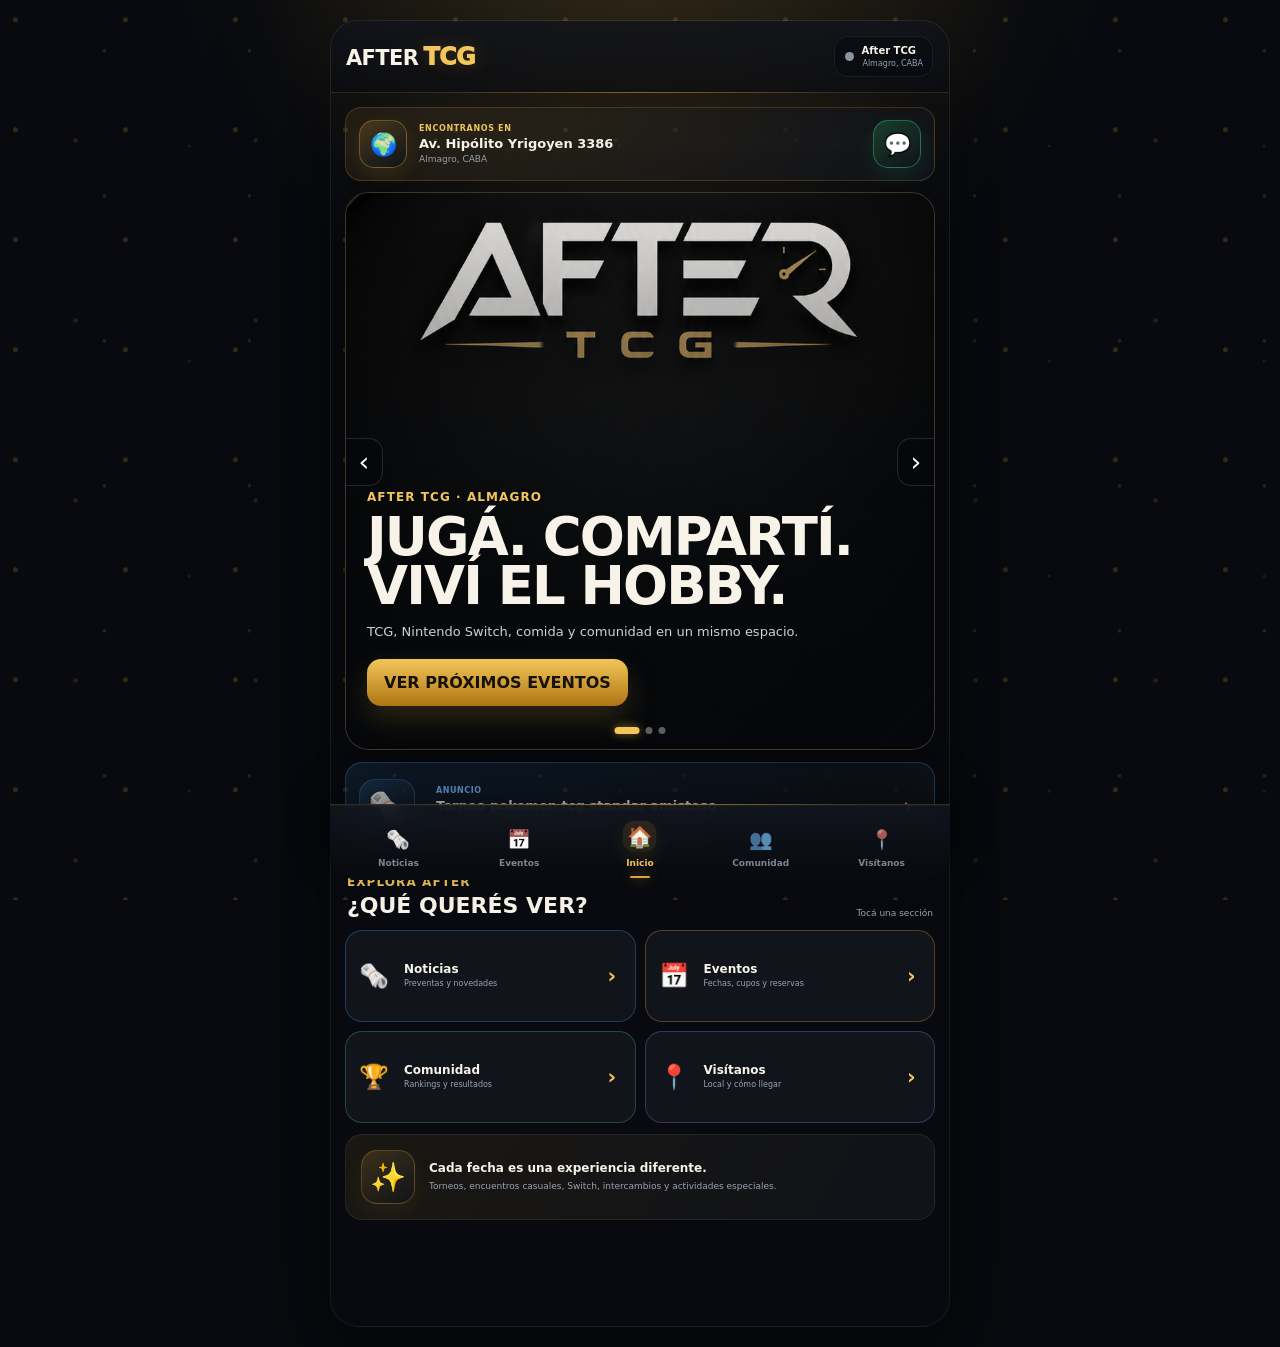
<file: index.html>
<!doctype html>
<html lang="es">
<head>
  <meta charset="utf-8">
  <meta name="viewport" content="width=device-width,initial-scale=1,viewport-fit=cover">
  <meta name="theme-color" content="#080a0f">
  <meta name="description" content="After TCG es un espacio de eventos TCG, Nintendo Switch, comunidad, snacks y actividades con reserva en Almagro, CABA.">
  <meta property="og:title" content="After TCG">
  <meta property="og:description" content="Cartas, torneos, Switch y comunidad. Reservá tu lugar.">
  <meta property="og:image" content="assets/eventos/torneo-standard.jpg">
  <meta property="og:type" content="website">
  <meta property="og:site_name" content="After TCG">
  <meta property="og:title" content="After TCG | Jugá, compartí y viví el hobby">
  <meta property="og:description" content="Eventos TCG, Nintendo Switch, comunidad y actividades con reserva en Almagro, CABA.">
  <meta property="og:image" content="assets/eventos/torneo-standard.jpg">
  <meta name="twitter:card" content="summary_large_image">
  <meta name="twitter:title" content="After TCG">
  <meta name="twitter:description" content="Eventos, gaming y comunidad en Almagro.">
  <meta name="twitter:image" content="assets/eventos/torneo-standard.jpg">
  <title>After TCG | Eventos, comunidad y gaming en Almagro</title>
  <link rel="manifest" href="manifest.webmanifest">
  <link rel="icon" href="assets/branding/icon-192.png">
  <link rel="stylesheet" href="css/main.css?v=1783750071">
</head>
<body>
  <div class="app-shell">
    <header class="topbar premium-topbar">

      <button
        class="topbar-brand"
        data-route="inicio"
        aria-label="Ir al inicio"
      >
        <span>AFTER</span>
        <strong>TCG</strong>
      </button>

      <div class="topbar-live" id="topbar-live">
        <span class="topbar-live-dot"></span>

        <div>
          <strong id="topbar-live-title">
            Próxima actividad
          </strong>

          <small id="topbar-live-detail">
            Almagro, CABA
          </small>
        </div>
      </div>

    </header>
    <main id="app" class="app-main" aria-live="polite"></main>
    <nav class="bottom-nav premium-nav" aria-label="Navegación principal">

      <button class="nav-btn" data-route="noticias">
        <span class="nav-emoji">🗞️</span>
        <span>Noticias</span>
      </button>

      <button class="nav-btn" data-route="eventos">
        <span class="nav-emoji">📅</span>
        <span>Eventos</span>
      </button>

      <button class="nav-btn is-active" data-route="inicio">
        <span class="nav-emoji">🏠</span>
        <span>Inicio</span>
      </button>

      <button class="nav-btn" data-route="comunidad">
        <span class="nav-emoji">👥</span>
        <span>Comunidad</span>
      </button>

      <button class="nav-btn" data-route="contacto">
        <span class="nav-emoji">📍</span>
        <span>Visítanos</span>
      </button>

    </nav>
  </div>
  <dialog id="event-modal" class="event-modal"><button class="modal-close" aria-label="Cerrar">×</button><div id="modal-content"></div></dialog>
  <script src="EDITAR-ACA/config.js?v=1783750071"></script>
  <script src="EDITAR-ACA/eventos.js?v=1783750071"></script>
  <script src="EDITAR-ACA/comunidad.js?v=1783750071"></script>
  <script src="EDITAR-ACA/noticias.js?v=1783750071"></script>
  <script src="EDITAR-ACA/rankings.js?v=1783750071"></script>
  <script src="EDITAR-ACA/resultados.js?v=1783750071"></script>
  <script src="EDITAR-ACA/galeria.js?v=1783750071"></script>
  <script src="js/core/utils.js?v=1783750071"></script>
  <script src="js/core/components.js?v=1783750071"></script>
  <script src="js/core/router.js?v=1783750071"></script>
  <script src="js/modules/noticias.js?v=1783750071"></script>
  <script src="js/modules/inicio.js?v=1783750071"></script>
  <script src="js/modules/eventos.js?v=1783750071"></script>
  <script src="js/modules/calendario.js?v=1783750071"></script>
  <script src="js/modules/comunidad.js?v=1783750071"></script>
  <script src="js/modules/contacto.js?v=1783750071"></script>
  <script src="js/core/ui.js?v=1783750071"></script>
  <script src="js/core/app.js?v=1783750071"></script>
</body>
</html>
</file>
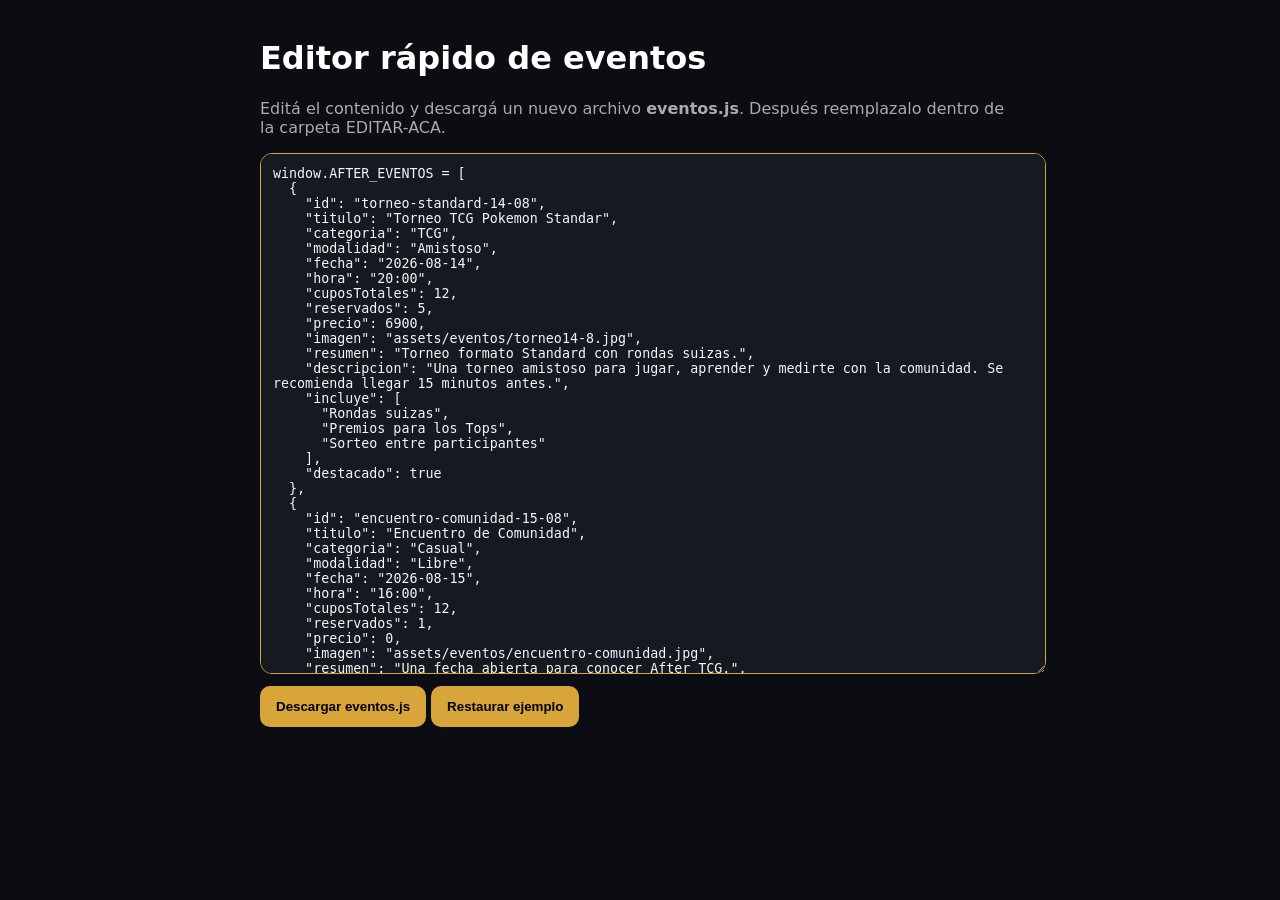
<file: editar-eventos.html>
<!doctype html><html lang="es"><head><meta charset="utf-8"><meta name="viewport" content="width=device-width,initial-scale=1"><title>Editor After TCG</title><style>body{font-family:system-ui;background:#0b0d12;color:#fff;margin:0;padding:18px}main{max-width:760px;margin:auto}textarea{width:100%;min-height:55vh;background:#151922;color:#f5f5f5;border:1px solid #d8a53a;border-radius:12px;padding:12px;font-family:monospace}button{padding:13px 16px;border:0;border-radius:10px;background:#d8a53a;font-weight:800;margin:8px 5px 0 0}.note{color:#aaa}</style></head><body><main><h1>Editor rápido de eventos</h1><p class="note">Editá el contenido y descargá un nuevo archivo <b>eventos.js</b>. Después reemplazalo dentro de la carpeta EDITAR-ACA.</p><textarea id="txt"></textarea><br><button id="download">Descargar eventos.js</button><button id="reset">Restaurar ejemplo</button></main><script src="EDITAR-ACA/eventos.js"></script><script>const t=document.getElementById("txt");function render(){t.value="window.AFTER_EVENTOS = "+JSON.stringify(window.AFTER_EVENTOS,null,2)+";\n"}render();document.getElementById("download").onclick=()=>{const b=new Blob([t.value],{type:"text/javascript"}),a=document.createElement("a");a.href=URL.createObjectURL(b);a.download="eventos.js";a.click();URL.revokeObjectURL(a.href)};document.getElementById("reset").onclick=render;</script></body></html>
</file>
<file: css/main.css>
:root{--bg:#080a0f;--surface:#11141b;--surface2:#171b24;--text:#f7f3e9;--muted:#9aa2af;--gold:#d8a53a;--gold2:#f2c65a;--green:#34c971;--line:rgba(216,165,58,.24);--soft:rgba(255,255,255,.07);--radius:20px;--shadow:0 20px 55px rgba(0,0,0,.4);--nav-h:76px}
*{box-sizing:border-box}html{background:var(--bg);scroll-behavior:smooth}body{margin:0;background:radial-gradient(circle at 50% -10%,rgba(216,165,58,.11),transparent 30%),var(--bg);color:var(--text);font-family:Inter,ui-sans-serif,system-ui,-apple-system,BlinkMacSystemFont,"Segoe UI",sans-serif;overflow-x:hidden}button,a{font:inherit}.app-shell{width:min(100%,620px);min-height:100dvh;margin:auto;position:relative;background:linear-gradient(180deg,rgba(255,255,255,.014),transparent 16%)}.topbar{height:68px;position:sticky;top:0;z-index:30;padding:8px 15px;display:flex;align-items:center;justify-content:space-between;background:rgba(8,10,15,.88);backdrop-filter:blur(18px);border-bottom:1px solid var(--soft)}.logo{height:46px;max-width:190px;object-fit:contain}.topbar-status{font-size:11px;color:var(--muted);display:flex;gap:7px;align-items:center}.status-dot{width:8px;height:8px;border-radius:50%;background:var(--green);box-shadow:0 0 16px var(--green)}.app-main{min-height:calc(100dvh - 68px);padding:14px 14px calc(var(--nav-h) + 22px)}.view-enter{animation:viewEnter .2s ease both}@keyframes viewEnter{from{opacity:.15;transform:translateY(8px)}to{opacity:1;transform:none}}.bottom-nav{position:fixed;z-index:40;left:50%;bottom:0;transform:translateX(-50%);width:min(100%,620px);height:calc(var(--nav-h) + env(safe-area-inset-bottom));padding:8px 8px env(safe-area-inset-bottom);display:grid;grid-template-columns:repeat(5,1fr);background:rgba(12,15,21,.96);backdrop-filter:blur(18px);border-top:1px solid rgba(255,255,255,.09)}.nav-btn{border:0;background:transparent;color:#858d99;border-radius:14px;display:flex;flex-direction:column;align-items:center;justify-content:center;gap:5px;font-size:11px;transition:.18s}.nav-btn img{width:22px;height:22px;filter:invert(58%)}.nav-btn.is-active{color:var(--gold2);background:rgba(216,165,58,.08)}.nav-btn.is-active img{filter:sepia(1) saturate(6) hue-rotate(350deg) brightness(1.15)}
.card{background:linear-gradient(180deg,rgba(255,255,255,.035),rgba(255,255,255,.012));border:1px solid var(--line);border-radius:var(--radius);box-shadow:var(--shadow);overflow:hidden}.hero{min-height:420px;position:relative;background-size:cover;background-position:center;display:flex;align-items:flex-end}.hero::after{content:"";position:absolute;inset:0;background:linear-gradient(180deg,rgba(5,7,10,.03),rgba(5,7,10,.95) 76%)}.hero-content{position:relative;z-index:2;padding:22px;width:100%}.kicker{font-size:12px;font-weight:900;color:var(--gold2);letter-spacing:.09em;text-transform:uppercase}.hero h1{font-size:clamp(31px,9vw,48px);line-height:.96;margin:9px 0 12px;text-transform:uppercase}.hero-desc,.muted{color:var(--muted);line-height:1.45}.pills{display:flex;flex-wrap:wrap;gap:8px}.pill{display:inline-flex;gap:6px;align-items:center;padding:7px 10px;border-radius:999px;background:rgba(0,0,0,.42);border:1px solid rgba(255,255,255,.1);font-size:12px}.progress-block{margin:17px 0}.progress-head{display:flex;justify-content:space-between;gap:12px;font-size:12px;margin-bottom:8px}.progress{height:10px;border-radius:999px;background:#272b35;overflow:hidden}.progress span{display:block;height:100%;border-radius:inherit;background:linear-gradient(90deg,var(--green),#7be7a0)}.btn{display:inline-flex;align-items:center;justify-content:center;text-decoration:none;border:0;border-radius:14px;padding:14px 17px;font-weight:900;text-transform:uppercase;cursor:pointer}.btn-primary{width:100%;background:linear-gradient(180deg,var(--gold2),#ae7512);color:#171108;box-shadow:0 12px 30px rgba(216,165,58,.2)}.btn-secondary{border:1px solid var(--gold);background:rgba(216,165,58,.06);color:var(--gold2)}.btn:disabled,.btn[aria-disabled=true]{opacity:.45;filter:grayscale(1);pointer-events:none}.slider-dots{display:flex;justify-content:center;gap:7px;margin:12px}.slider-dot{width:8px;height:8px;border-radius:999px;border:0;background:#3b404a}.slider-dot.active{width:24px;background:var(--gold)}.section-head{display:flex;align-items:center;justify-content:space-between;margin:25px 2px 12px}.section-head h2{margin:0;font-size:19px;text-transform:uppercase}.text-btn{border:0;background:transparent;color:var(--gold2);font-size:12px}.quick-grid{display:grid;grid-template-columns:repeat(3,1fr);gap:9px}.quick-card{padding:13px;border:1px solid var(--soft);border-radius:16px;background:var(--surface);text-align:left;color:inherit}.quick-card strong{display:block;font-size:13px}.quick-card span{display:block;margin-top:4px;color:var(--muted);font-size:11px;line-height:1.35}.event-list{display:grid;gap:12px}.spaced{margin-top:12px}.event-card{display:grid;grid-template-columns:115px 1fr;min-height:176px}.event-img{background-size:cover;background-position:center}.event-content{padding:14px}.event-content h3{font-size:18px;margin:6px 0}.event-content p{margin:0;color:var(--muted);font-size:13px;line-height:1.42}.event-bottom{display:flex;align-items:center;justify-content:space-between;gap:12px;margin-top:12px}.price{font-weight:900}.filters{display:flex;gap:8px;overflow:auto;padding-bottom:4px}.filter{white-space:nowrap;padding:8px 13px;border-radius:999px;border:1px solid var(--soft);background:var(--surface);color:var(--muted)}.filter.active{color:var(--gold2);border-color:var(--gold);background:rgba(216,165,58,.08)}.calendar-card{padding:15px}.calendar-toolbar{display:flex;justify-content:space-between;align-items:center;margin-bottom:15px}.calendar-toolbar h2{text-transform:capitalize;font-size:18px;margin:0}.calendar-grid{display:grid;grid-template-columns:repeat(7,1fr);gap:5px}.weekday{text-align:center;color:var(--muted);font-size:10px;font-weight:800}.day-cell{aspect-ratio:1;border:0;border-radius:12px;background:#161a22;color:#c9ced7;position:relative}.day-cell.has-event{border:1px solid var(--gold);color:var(--gold2);box-shadow:inset 0 0 0 1px rgba(216,165,58,.13)}.day-cell small{position:absolute;right:5px;bottom:3px;font-size:8px}.day-cell.empty{background:transparent}.rank-list,.news-list,.schedule-list{display:grid;gap:9px}.rank-row{display:grid;grid-template-columns:36px 1fr auto;gap:10px;align-items:center;padding:13px;border-radius:14px;background:var(--surface);border:1px solid var(--soft)}.rank-place{font-weight:900;color:var(--gold2)}.rank-row small{color:var(--muted)}.news{padding:15px}.news h3{margin:0 0 6px}.news p{margin:0;color:var(--muted);line-height:1.45}.local-img{width:100%;height:230px;object-fit:cover}.contact-block{padding:16px}.contact-line{display:flex;justify-content:space-between;gap:18px;padding:12px 0;border-bottom:1px solid var(--soft)}.contact-line:last-child{border-bottom:0}.contact-line span{color:var(--muted);text-align:right}.button-grid{display:grid;grid-template-columns:1fr 1fr;gap:10px;margin-top:14px}.map{width:100%;height:250px;border:0;border-radius:18px}.chips{display:flex;flex-wrap:wrap;gap:8px}.chip{padding:8px 11px;border-radius:999px;background:var(--surface2);border:1px solid var(--soft);font-size:12px;color:#d4d7dd}.event-modal{width:min(92vw,560px);max-height:88dvh;padding:0;border:1px solid var(--line);border-radius:24px;background:#0e1117;color:var(--text);box-shadow:0 35px 100px rgba(0,0,0,.75)}.event-modal::backdrop{background:rgba(0,0,0,.72);backdrop-filter:blur(6px)}.modal-close{position:absolute;right:12px;top:12px;z-index:3;width:40px;height:40px;border-radius:50%;border:1px solid rgba(255,255,255,.15);background:rgba(0,0,0,.58);color:white;font-size:25px}.modal-image{height:250px;background-size:cover;background-position:center;position:relative}.modal-image::after{content:"";position:absolute;inset:0;background:linear-gradient(transparent,#0e1117)}.modal-body{padding:19px}.modal-body h2{margin:8px 0}.modal-body p,.modal-body li{color:#c2c7cf;line-height:1.5}.tag{display:inline-flex;padding:6px 9px;border-radius:999px;background:rgba(216,165,58,.12);color:var(--gold2);font-size:11px;font-weight:900}.empty-state{text-align:center;padding:28px;color:var(--muted)}.tiny{font-size:12px}.top-gap{margin-top:14px}
@media(max-width:410px){.quick-grid{grid-template-columns:1fr}.event-card{grid-template-columns:100px 1fr}.button-grid{grid-template-columns:1fr}.hero{min-height:395px}}
@media(min-width:621px){body{padding:20px}.app-shell{border:1px solid var(--soft);border-radius:28px;overflow:hidden;box-shadow:0 45px 110px rgba(0,0,0,.5)}.bottom-nav{bottom:20px;border-radius:0 0 28px 28px}}

/* ======================================================
   EVENTOS TIPO TICKET PREMIUM
====================================================== */

.event-ticket {
  display: block;
  position: relative;
  overflow: hidden;
}

.ticket-image {
  min-height: 235px;
  position: relative;
  background-position: center;
  background-size: cover;
}

.ticket-image::after {
  content: "";
  position: absolute;
  inset: 0;
  background:
    linear-gradient(
      180deg,
      rgba(6,8,12,.04),
      rgba(6,8,12,.86)
    );
}

.ticket-date,
.ticket-category {
  position: absolute;
  z-index: 2;
  top: 13px;
  border: 1px solid rgba(255,255,255,.15);
  background: rgba(8,10,15,.8);
  backdrop-filter: blur(12px);
}

.ticket-date {
  left: 13px;
  padding: 9px 11px;
  border-radius: 13px;
}

.ticket-date small,
.ticket-date strong {
  display: block;
}

.ticket-date small {
  color: var(--gold2);
  font-size: 10px;
  font-weight: 900;
  text-transform: uppercase;
}

.ticket-date strong {
  margin-top: 2px;
  font-size: 19px;
}

.ticket-category {
  right: 13px;
  padding: 7px 11px;
  border-radius: 999px;
  color: var(--gold2);
  font-size: 10px;
  font-weight: 900;
  text-transform: uppercase;
}

.ticket-body {
  position: relative;
  padding: 17px;
}

.ticket-body::before,
.ticket-body::after {
  content: "";
  position: absolute;
  top: -11px;
  width: 22px;
  height: 22px;
  border-radius: 50%;
  background: var(--bg);
}

.ticket-body::before {
  left: -11px;
}

.ticket-body::after {
  right: -11px;
}

.ticket-heading {
  display: flex;
  justify-content: space-between;
  align-items: flex-start;
  gap: 14px;
}

.ticket-heading h3 {
  margin: 5px 0 0;
  font-size: 22px;
}

.ticket-price {
  flex: 0 0 auto;
  color: var(--gold2);
  font-size: 17px;
  font-weight: 900;
}

.ticket-body > p {
  margin: 12px 0;
  color: var(--muted);
  font-size: 13px;
  line-height: 1.5;
}

.ticket-countdown,
.hero-countdown {
  display: inline-flex;
  padding: 7px 10px;
  border-left: 3px solid var(--gold);
  background: rgba(216,165,58,.09);
  color: var(--gold2);
  font-size: 11px;
  font-weight: 900;
}

.hero-countdown {
  margin-top: 14px;
}

.ticket-actions {
  display: grid;
  grid-template-columns: .85fr 1.15fr;
  gap: 9px;
}

.ticket-actions .btn {
  width: 100%;
}


/* ======================================================
   ESTADOS DE CUPOS
====================================================== */

.availability {
  font-weight: 900;
}

.availability.is-available {
  color: #79e99f;
}

.availability.is-low {
  color: #ffcc65;
}

.availability.is-last {
  color: #ff9f43;
  animation: lastPlacePulse 1.4s infinite;
}

.availability.is-full {
  color: #ff6868;
}

.progress.is-low span {
  background:
    linear-gradient(
      90deg,
      #d99a28,
      #ffd36c
    );
}

.progress.is-last span {
  background:
    linear-gradient(
      90deg,
      #e77520,
      #ffb45b
    );
}

.progress.is-full span {
  background:
    linear-gradient(
      90deg,
      #b63333,
      #ff6767
    );
}

@keyframes lastPlacePulse {
  0%,
  100% {
    opacity: .65;
  }

  50% {
    opacity: 1;
    text-shadow:
      0 0 12px rgba(255,159,67,.7);
  }
}


/* ======================================================
   RESPONSIVE DE TICKETS
====================================================== */

@media (max-width: 410px) {
  .ticket-actions {
    grid-template-columns: 1fr;
  }

  .ticket-image {
    min-height: 215px;
  }

  .ticket-heading h3 {
    font-size: 20px;
  }
}

/* ======================================================
   FILTROS DE EVENTOS TIPO MISIÓN
====================================================== */

.event-page-head {
  align-items: flex-end;
}

.event-page-head h2 {
  margin-top: 4px;
}

.event-count-label {
  padding: 7px 10px;
  border: 1px solid var(--soft);
  border-radius: 999px;
  background: var(--surface);
  color: var(--muted);
  font-size: 11px;
  white-space: nowrap;
}

.mission-filter-wrap {
  position: relative;
  margin: 2px -14px 12px;
}

.mission-filter-wrap::after {
  content: "";
  position: absolute;
  top: 0;
  right: 0;
  width: 34px;
  height: 100%;
  pointer-events: none;
  background:
    linear-gradient(
      90deg,
      transparent,
      var(--bg)
    );
}

.mission-filters {
  display: flex;
  gap: 10px;
  overflow-x: auto;
  padding: 4px 14px 10px;
  scroll-snap-type: x proximity;
  scrollbar-width: none;
}

.mission-filters::-webkit-scrollbar {
  display: none;
}

.mission-filter {
  min-width: 165px;
  display: flex;
  align-items: center;
  gap: 11px;
  padding: 12px;
  border: 1px solid var(--soft);
  border-radius: 17px;
  background:
    linear-gradient(
      145deg,
      rgba(255,255,255,.025),
      rgba(255,255,255,.01)
    ),
    var(--surface);
  color: var(--text);
  text-align: left;
  scroll-snap-align: start;
  transition:
    transform .18s ease,
    border-color .18s ease,
    background .18s ease,
    box-shadow .18s ease;
}

.mission-filter:active {
  transform: scale(.97);
}

.mission-filter-icon {
  width: 43px;
  height: 43px;
  flex: 0 0 43px;
  display: grid;
  place-items: center;
  border-radius: 13px;
  background: rgba(255,255,255,.055);
  font-size: 22px;
}

.mission-filter-text {
  min-width: 0;
}

.mission-filter-text strong,
.mission-filter-text small {
  display: block;
}

.mission-filter-text strong {
  font-size: 14px;
}

.mission-filter-text small {
  margin-top: 3px;
  color: var(--muted);
  font-size: 10px;
  line-height: 1.25;
}

.mission-filter.active {
  transform: translateY(-2px);
}

.mission-filter.active .mission-filter-text small {
  color: rgba(255,255,255,.72);
}


/* Todos */
.filter-all.active {
  border-color: var(--gold);
  background:
    linear-gradient(
      145deg,
      rgba(216,165,58,.22),
      rgba(216,165,58,.05)
    ),
    var(--surface);
  box-shadow:
    0 10px 28px rgba(216,165,58,.13);
}

.filter-all.active .mission-filter-icon {
  background: rgba(216,165,58,.17);
}


/* TCG */
.filter-tcg.active {
  border-color: #daaa42;
  background:
    linear-gradient(
      145deg,
      rgba(218,170,66,.23),
      rgba(218,170,66,.04)
    ),
    var(--surface);
  box-shadow:
    0 10px 28px rgba(218,170,66,.13);
}

.filter-tcg.active .mission-filter-icon {
  background: rgba(218,170,66,.18);
}


/* Switch */
.filter-switch.active {
  border-color: #4ba8ff;
  background:
    linear-gradient(
      145deg,
      rgba(75,168,255,.23),
      rgba(75,168,255,.04)
    ),
    var(--surface);
  box-shadow:
    0 10px 28px rgba(75,168,255,.13);
}

.filter-switch.active .mission-filter-icon {
  background: rgba(75,168,255,.18);
}


/* Casual */
.filter-casual.active {
  border-color: #54d88c;
  background:
    linear-gradient(
      145deg,
      rgba(84,216,140,.22),
      rgba(84,216,140,.04)
    ),
    var(--surface);
  box-shadow:
    0 10px 28px rgba(84,216,140,.12);
}

.filter-casual.active .mission-filter-icon {
  background: rgba(84,216,140,.18);
}


/* Especial */
.filter-special.active {
  border-color: #b987ff;
  background:
    linear-gradient(
      145deg,
      rgba(185,135,255,.22),
      rgba(185,135,255,.04)
    ),
    var(--surface);
  box-shadow:
    0 10px 28px rgba(185,135,255,.12);
}

.filter-special.active .mission-filter-icon {
  background: rgba(185,135,255,.18);
}

@media (max-width: 390px) {
  .mission-filter {
    min-width: 151px;
    padding: 10px;
  }

  .mission-filter-icon {
    width: 39px;
    height: 39px;
    flex-basis: 39px;
    font-size: 20px;
  }
}


/* ======================================================
   FILTROS COMPACTOS EN DOS FILAS
====================================================== */

.compact-filter-grid {
  display: grid;
  grid-template-columns: repeat(3, 1fr);
  gap: 8px;
  margin-bottom: 15px;
}

.compact-filter {
  min-height: 58px;
  display: flex;
  align-items: center;
  justify-content: center;
  gap: 7px;
  padding: 9px 8px;
  border: 1px solid var(--soft);
  border-radius: 14px;
  background:
    linear-gradient(
      145deg,
      rgba(255,255,255,.025),
      rgba(255,255,255,.01)
    ),
    var(--surface);
  color: var(--text);
  transition:
    transform .15s ease,
    border-color .15s ease,
    background .15s ease,
    box-shadow .15s ease;
}

.compact-filter:active {
  transform: scale(.96);
}

.compact-filter-icon {
  font-size: 19px;
}

.compact-filter-label {
  font-size: 12px;
  font-weight: 800;
}

.compact-filter.active {
  transform: translateY(-1px);
}

.filter-all.active {
  border-color: var(--gold);
  background:
    linear-gradient(
      145deg,
      rgba(216,165,58,.22),
      rgba(216,165,58,.05)
    ),
    var(--surface);
  box-shadow:
    0 8px 22px rgba(216,165,58,.12);
}

.filter-tcg.active {
  border-color: #daa942;
  background:
    linear-gradient(
      145deg,
      rgba(218,169,66,.22),
      rgba(218,169,66,.04)
    ),
    var(--surface);
}

.filter-switch.active {
  border-color: #4ba8ff;
  background:
    linear-gradient(
      145deg,
      rgba(75,168,255,.22),
      rgba(75,168,255,.04)
    ),
    var(--surface);
}

.filter-casual.active {
  border-color: #54d88c;
  background:
    linear-gradient(
      145deg,
      rgba(84,216,140,.22),
      rgba(84,216,140,.04)
    ),
    var(--surface);
}

.filter-special.active {
  border-color: #b987ff;
  background:
    linear-gradient(
      145deg,
      rgba(185,135,255,.22),
      rgba(185,135,255,.04)
    ),
    var(--surface);
}

@media (max-width: 380px) {
  .compact-filter-grid {
    grid-template-columns: repeat(2, 1fr);
  }
}







/* AFTER-CALENDAR-COMPACT-START */

.calendar-screen {
  min-height:
    calc(100dvh - 68px - var(--nav-h) - 28px);
  display: flex;
  flex-direction: column;
  justify-content: center;
}

.calendar-header {
  display: flex;
  align-items: end;
  justify-content: space-between;
  gap: 15px;
  margin-bottom: 14px;
}

.calendar-header h1 {
  margin: 4px 0 0;
  font-size: 29px;
  text-transform: uppercase;
}

.calendar-month-summary {
  min-width: 77px;
  padding: 9px 11px;
  border: 1px solid var(--soft);
  border-radius: 14px;
  background: var(--surface);
  text-align: center;
}

.calendar-month-summary strong,
.calendar-month-summary span {
  display: block;
}

.calendar-month-summary strong {
  color: var(--gold2);
  font-size: 19px;
}

.calendar-month-summary span {
  color: var(--muted);
  font-size: 9px;
}

.agenda-card {
  padding: 16px;
  border: 1px solid var(--line);
  border-radius: 22px;
  background:
    radial-gradient(
      circle at 100% 0%,
      rgba(216,165,58,.08),
      transparent 37%
    ),
    var(--surface);
  box-shadow: var(--shadow);
}

.agenda-toolbar {
  display: grid;
  grid-template-columns: 42px 1fr 42px;
  align-items: center;
  gap: 9px;
}

.agenda-arrow {
  width: 42px;
  height: 42px;
  border: 1px solid var(--line);
  border-radius: 13px;
  background: rgba(216,165,58,.06);
  color: var(--gold2);
  font-size: 26px;
}

.agenda-arrow:disabled {
  opacity: .16;
}

.agenda-month {
  text-align: center;
}

.agenda-month small {
  display: block;
  color: var(--gold2);
  font-size: 9px;
  font-weight: 900;
  letter-spacing: .08em;
  text-transform: uppercase;
}

.agenda-month h2 {
  margin: 3px 0 0;
  font-size: 19px;
  text-transform: capitalize;
}

.agenda-stats {
  display: flex;
  justify-content: center;
  gap: 17px;
  margin: 13px 0;
  color: var(--muted);
  font-size: 10px;
}

.agenda-stats span {
  display: inline-flex;
  align-items: baseline;
  gap: 4px;
}

.agenda-stats b {
  color: var(--text);
  font-size: 14px;
}

.agenda-weekdays,
.agenda-grid {
  display: grid;
  grid-template-columns: repeat(7, 1fr);
  gap: 6px;
}

.agenda-weekdays {
  margin-bottom: 6px;
}

.agenda-weekdays span {
  color: var(--muted);
  font-size: 9px;
  font-weight: 900;
  text-align: center;
}

.agenda-day {
  position: relative;
  width: 100%;
  aspect-ratio: 1;
  min-width: 0;
  padding: 0;
  border: 1px solid transparent;
  border-radius: 12px;
  background: #181c25;
  color: #aeb5c0;
}

.agenda-day.is-empty {
  visibility: hidden;
}

.agenda-day:disabled {
  opacity: .4;
}

.agenda-day.has-event {
  opacity: 1;
  background: #1b2029;
}

.agenda-day.has-event:active {
  transform: scale(.92);
}

.agenda-day-number {
  position: absolute;
  top: 6px;
  left: 7px;
  font-size: 10px;
  font-weight: 800;
}

.agenda-day-dot {
  position: absolute;
  left: 50%;
  bottom: 8px;
  width: 7px;
  height: 7px;
  border-radius: 50%;
  transform: translateX(-50%);
}

.agenda-day-count {
  position: absolute;
  top: 5px;
  right: 6px;
  font-size: 7px;
  font-weight: 900;
}

.agenda-day.is-today {
  box-shadow:
    inset 0 0 0 1px rgba(255,255,255,.42);
}

.agenda-day.day-tcg {
  border-color: rgba(218,170,66,.58);
}

.agenda-day.day-tcg .agenda-day-dot {
  background: #daa942;
  box-shadow: 0 0 9px rgba(218,170,66,.5);
}

.agenda-day.day-switch {
  border-color: rgba(75,168,255,.58);
}

.agenda-day.day-switch .agenda-day-dot {
  background: #4ba8ff;
  box-shadow: 0 0 9px rgba(75,168,255,.5);
}

.agenda-day.day-casual {
  border-color: rgba(84,216,140,.58);
}

.agenda-day.day-casual .agenda-day-dot {
  background: #54d88c;
  box-shadow: 0 0 9px rgba(84,216,140,.5);
}

.agenda-day.day-special {
  border-color: rgba(185,135,255,.58);
}

.agenda-day.day-special .agenda-day-dot {
  background: #b987ff;
  box-shadow: 0 0 9px rgba(185,135,255,.5);
}

.agenda-legend {
  display: flex;
  justify-content: center;
  flex-wrap: wrap;
  gap: 7px 12px;
  margin-top: 14px;
  color: var(--muted);
  font-size: 9px;
}

.agenda-legend span {
  display: inline-flex;
  align-items: center;
  gap: 5px;
}

.agenda-legend i {
  width: 6px;
  height: 6px;
  border-radius: 50%;
}

.legend-tcg i {
  background: #daa942;
}

.legend-switch i {
  background: #4ba8ff;
}

.legend-casual i {
  background: #54d88c;
}

.legend-special i {
  background: #b987ff;
}

.agenda-hint {
  margin: 13px 0 0;
  color: var(--muted);
  font-size: 9px;
  text-align: center;
}

.multi-event-modal {
  padding: 24px 18px 18px;
}

.multi-event-modal h2 {
  margin: 6px 0 16px;
}

.multi-event-list {
  display: grid;
  gap: 9px;
}

.multi-event-option {
  width: 100%;
  display: grid;
  grid-template-columns: 52px 1fr 22px;
  align-items: center;
  gap: 10px;
  padding: 12px;
  border: 1px solid var(--soft);
  border-radius: 14px;
  background: var(--surface);
  color: var(--text);
  text-align: left;
}

.multi-event-time {
  color: var(--gold2);
  font-weight: 900;
}

.multi-event-info strong,
.multi-event-info span {
  display: block;
}

.multi-event-info strong {
  font-size: 13px;
}

.multi-event-info span {
  margin-top: 3px;
  color: var(--muted);
  font-size: 10px;
}

.multi-event-arrow {
  color: var(--gold2);
  font-size: 24px;
}

@media (max-height: 720px) {
  .calendar-screen {
    justify-content: flex-start;
  }

  .agenda-card {
    padding: 12px;
  }

  .agenda-day {
    border-radius: 9px;
  }

  .agenda-legend {
    margin-top: 10px;
  }
}

/* AFTER-CALENDAR-COMPACT-END */



/* AFTER-COMMUNITY-V2-START */

.community-page {
  padding-bottom: 10px;
}

.community-header {
  display: flex;
  align-items: flex-end;
  justify-content: space-between;
  gap: 14px;
  margin-bottom: 14px;
}

.community-header h1 {
  margin: 4px 0 0;
  font-size: 30px;
  text-transform: uppercase;
}

.community-season {
  padding: 8px 11px;
  border: 1px solid var(--line);
  border-radius: 999px;
  background: rgba(216,165,58,.08);
  color: var(--gold2);
  font-size: 10px;
  font-weight: 900;
  white-space: nowrap;
}

.community-ranking-filters {
  display: grid;
  grid-template-columns: repeat(2, 1fr);
  gap: 8px;
  margin-bottom: 12px;
}

.community-ranking-filter {
  min-height: 52px;
  display: flex;
  align-items: center;
  gap: 8px;
  padding: 9px 11px;
  border: 1px solid var(--soft);
  border-radius: 14px;
  background: var(--surface);
  color: var(--text);
  text-align: left;
}

.community-ranking-filter > span {
  font-size: 19px;
}

.community-ranking-filter strong {
  font-size: 11px;
}

.community-ranking-filter.active {
  transform: translateY(-1px);
  border-color: var(--gold);
  background:
    linear-gradient(
      145deg,
      rgba(216,165,58,.2),
      rgba(216,165,58,.035)
    ),
    var(--surface);
  box-shadow:
    0 8px 22px rgba(216,165,58,.1);
}

.ranking-switch.active {
  border-color: #4ba8ff;
  background:
    linear-gradient(
      145deg,
      rgba(75,168,255,.2),
      rgba(75,168,255,.035)
    ),
    var(--surface);
}

.ranking-casual.active {
  border-color: #54d88c;
  background:
    linear-gradient(
      145deg,
      rgba(84,216,140,.2),
      rgba(84,216,140,.035)
    ),
    var(--surface);
}

.community-ranking-card {
  padding: 17px;
}

.community-ranking-title {
  display: flex;
  justify-content: space-between;
  align-items: flex-start;
  gap: 12px;
}

.community-ranking-title h2 {
  margin: 5px 0 0;
  font-size: 21px;
}

.community-ranking-badge {
  padding: 7px 9px;
  border-radius: 999px;
  background: var(--surface2);
  color: var(--muted);
  font-size: 9px;
  white-space: nowrap;
}

.community-podium {
  min-height: 190px;
  display: grid;
  grid-template-columns: 1fr 1.12fr 1fr;
  align-items: end;
  gap: 8px;
  margin: 18px 0;
  padding: 10px 0 0;
}

.community-podium-player {
  display: flex;
  flex-direction: column;
  align-items: center;
  padding: 13px 6px;
  border: 1px solid var(--soft);
  border-radius: 16px 16px 8px 8px;
  background: var(--surface);
  text-align: center;
}

.community-podium-player.podium-first {
  min-height: 174px;
  justify-content: center;
  border-color: rgba(216,165,58,.55);
  background:
    linear-gradient(
      180deg,
      rgba(216,165,58,.15),
      rgba(17,20,27,.8)
    );
}

.community-podium-player.podium-second {
  min-height: 144px;
}

.community-podium-player.podium-third {
  min-height: 126px;
}

.community-medal {
  font-size: 22px;
}

.community-avatar {
  width: 46px;
  height: 46px;
  display: grid;
  place-items: center;
  margin: 7px 0;
  border: 1px solid var(--line);
  border-radius: 50%;
  background: #202530;
  color: var(--gold2);
  font-weight: 900;
}

.community-podium-player strong {
  font-size: 11px;
}

.community-podium-player span {
  margin-top: 3px;
  color: var(--muted);
  font-size: 9px;
}

.community-ranking-list {
  display: grid;
  gap: 7px;
}

.community-ranking-row {
  display: grid;
  grid-template-columns: 34px 1fr auto;
  align-items: center;
  gap: 9px;
  padding: 10px;
  border: 1px solid var(--soft);
  border-radius: 13px;
  background: rgba(255,255,255,.018);
}

.community-ranking-position {
  font-size: 16px;
  text-align: center;
}

.community-ranking-player strong,
.community-ranking-player span {
  display: block;
}

.community-ranking-player strong {
  font-size: 12px;
}

.community-ranking-player span {
  margin-top: 2px;
  color: var(--muted);
  font-size: 9px;
}

.community-ranking-points {
  color: var(--gold2);
  font-size: 15px;
  font-weight: 900;
  text-align: right;
}

.community-ranking-points small {
  display: block;
  color: var(--muted);
  font-size: 8px;
}

.community-ranking-note {
  margin: 12px 2px 0;
  color: var(--muted);
  font-size: 9px;
  line-height: 1.45;
}

.community-section-heading {
  margin-top: 28px;
}

.community-results {
  display: grid;
  gap: 12px;
}

.community-result-card {
  display: grid;
  grid-template-columns: 118px 1fr;
}

.community-result-image {
  min-height: 190px;
  position: relative;
  background-position: center;
  background-size: cover;
}

.community-result-image::after {
  content: "";
  position: absolute;
  inset: 0;
  background:
    linear-gradient(
      180deg,
      transparent,
      rgba(6,8,12,.72)
    );
}

.community-result-image > span {
  position: absolute;
  z-index: 1;
  left: 9px;
  bottom: 9px;
  padding: 5px 7px;
  border-radius: 999px;
  background: rgba(0,0,0,.66);
  color: var(--gold2);
  font-size: 8px;
  font-weight: 900;
}

.community-result-body {
  padding: 13px;
}

.community-result-body h3 {
  margin: 5px 0;
  font-size: 17px;
}

.community-result-body > p {
  margin: 0 0 10px;
  color: var(--muted);
  font-size: 10px;
  line-height: 1.4;
}

.community-result-podium {
  display: grid;
  gap: 5px;
}

.community-result-podium > div {
  display: flex;
  align-items: center;
  gap: 7px;
  font-size: 10px;
}

.community-result-body > small {
  display: block;
  margin-top: 10px;
  color: var(--muted);
  font-size: 8px;
}

.community-gallery {
  display: flex;
  gap: 10px;
  overflow-x: auto;
  margin: 0 -14px;
  padding: 0 14px 10px;
  scroll-snap-type: x proximity;
  scrollbar-width: none;
}

.community-gallery::-webkit-scrollbar {
  display: none;
}

.community-gallery-item {
  min-width: 235px;
  overflow: hidden;
  border: 1px solid var(--soft);
  border-radius: 17px;
  background: var(--surface);
  scroll-snap-align: start;
}

.community-gallery-item img {
  display: block;
  width: 100%;
  height: 160px;
  object-fit: cover;
}

.community-gallery-caption {
  padding: 11px;
}

.community-gallery-caption strong,
.community-gallery-caption span {
  display: block;
}

.community-gallery-caption strong {
  font-size: 12px;
}

.community-gallery-caption span {
  margin-top: 3px;
  color: var(--muted);
  font-size: 9px;
  line-height: 1.35;
}

@media (max-width: 370px) {
  .community-ranking-filters {
    grid-template-columns: 1fr 1fr;
  }

  .community-result-card {
    grid-template-columns: 100px 1fr;
  }

  .community-podium {
    gap: 5px;
  }

  .community-avatar {
    width: 39px;
    height: 39px;
  }
}

/* AFTER-COMMUNITY-V2-END */







/* AFTER-VISIT-V1-START */

.visit-page {
  padding-bottom: 10px;
}

.visit-header {
  margin: 5px 2px 16px;
}

.visit-header h1 {
  margin: 5px 0 8px;
  font-size: clamp(34px, 10vw, 50px);
  line-height: .95;
  text-transform: uppercase;
}

.visit-header p {
  max-width: 470px;
  margin: 0;
  color: var(--muted);
  line-height: 1.5;
}

.visit-location-card {
  overflow: hidden;
}

.visit-location-image {
  display: block;
  width: 100%;
  height: 255px;
  object-fit: cover;
}

.visit-location-content {
  padding: 17px;
}

.visit-address {
  display: flex;
  align-items: flex-start;
  gap: 12px;
  margin-bottom: 16px;
}

.visit-address-icon {
  width: 46px;
  height: 46px;
  flex: 0 0 46px;
  display: grid;
  place-items: center;
  border-radius: 14px;
  background: rgba(216,165,58,.13);
  font-size: 22px;
}

.visit-address small,
.visit-address strong,
.visit-address span {
  display: block;
}

.visit-address small {
  color: var(--gold2);
  font-size: 9px;
  font-weight: 900;
  text-transform: uppercase;
}

.visit-address strong {
  margin-top: 4px;
  font-size: 14px;
  line-height: 1.4;
}

.visit-address span {
  margin-top: 4px;
  color: var(--muted);
  font-size: 10px;
}

.visit-section-head {
  margin-top: 28px;
}

.visit-map {
  display: block;
  width: 100%;
  height: 245px;
  border: 0;
  border-radius: 18px;
  background: #ddd;
}

.visit-days-card {
  padding: 5px 16px 15px;
}

.visit-day-row {
  display: flex;
  justify-content: space-between;
  align-items: center;
  gap: 15px;
  padding: 14px 0;
  border-bottom: 1px solid var(--soft);
}

.visit-day-name strong {
  font-size: 14px;
}

.visit-day-status {
  text-align: right;
}

.visit-day-status span {
  color: var(--muted);
  font-size: 11px;
}

.visit-note {
  margin: 14px 0 0;
  color: var(--muted);
  font-size: 10px;
  line-height: 1.5;
}

.visit-features {
  display: grid;
  grid-template-columns: repeat(2, 1fr);
  gap: 9px;
}

.visit-feature {
  min-height: 145px;
  padding: 15px;
  border: 1px solid var(--soft);
  border-radius: 17px;
  background: var(--surface);
}

.visit-feature > span {
  display: block;
  margin-bottom: 10px;
  font-size: 26px;
}

.visit-feature strong {
  font-size: 13px;
}

.visit-feature p {
  margin: 6px 0 0;
  color: var(--muted);
  font-size: 10px;
  line-height: 1.45;
}

.visit-contact-grid {
  display: grid;
  grid-template-columns: 1fr 1fr;
  gap: 10px;
}

.visit-contact-card {
  display: flex;
  align-items: flex-start;
  gap: 11px;
  min-height: 132px;
  padding: 15px;
  border: 1px solid var(--soft);
  border-radius: 18px;
  color: var(--text);
  text-decoration: none;
}

.visit-whatsapp {
  border-color: rgba(52,201,113,.35);
  background:
    linear-gradient(
      145deg,
      rgba(52,201,113,.18),
      rgba(17,20,27,.75)
    );
}

.visit-instagram {
  border-color: rgba(185,135,255,.3);
  background:
    linear-gradient(
      145deg,
      rgba(185,90,255,.15),
      rgba(216,165,58,.07),
      rgba(17,20,27,.75)
    );
}

.visit-contact-icon {
  font-size: 25px;
}

.visit-contact-card strong,
.visit-contact-card span,
.visit-contact-card small {
  display: block;
}

.visit-contact-card strong {
  font-size: 14px;
}

.visit-contact-card span {
  margin-top: 4px;
  color: #d5d8df;
  font-size: 11px;
}

.visit-contact-card small {
  margin-top: 7px;
  color: var(--muted);
  font-size: 9px;
  line-height: 1.35;
}

.visit-faq {
  display: grid;
  gap: 8px;
}

.visit-faq-item {
  overflow: hidden;
  border: 1px solid var(--soft);
  border-radius: 15px;
  background: var(--surface);
}

.visit-faq-question {
  width: 100%;
  display: flex;
  justify-content: space-between;
  gap: 14px;
  padding: 14px;
  border: 0;
  background: transparent;
  color: var(--text);
  text-align: left;
}

.visit-faq-question span {
  font-size: 12px;
  font-weight: 800;
}

.visit-faq-question b {
  color: var(--gold2);
  font-size: 18px;
}

.visit-faq-answer {
  max-height: 0;
  overflow: hidden;
  transition:
    max-height .22s ease;
}

.visit-faq-answer p {
  margin: 0;
  padding: 0 14px 14px;
  color: var(--muted);
  font-size: 10px;
  line-height: 1.5;
}

.visit-faq-item.is-open .visit-faq-answer {
  max-height: 170px;
}

@media (max-width: 390px) {
  .visit-contact-grid {
    grid-template-columns: 1fr;
  }

  .visit-location-image {
    height: 220px;
  }
}

@media (max-width: 350px) {
  .visit-features {
    grid-template-columns: 1fr;
  }
}

/* AFTER-VISIT-V1-END */







/* AFTER-NAV-NEWS-V1-START */

/* Menú inferior premium */

.premium-nav {
  overflow: visible;
  padding-top: 7px;
  background:
    linear-gradient(
      180deg,
      rgba(18,21,29,.92),
      rgba(8,10,15,.98)
    );
  border-top: 1px solid rgba(216,165,58,.22);
  box-shadow:
    0 -14px 40px rgba(0,0,0,.48),
    inset 0 1px rgba(255,255,255,.03);
}

.premium-nav::before {
  content: "";
  position: absolute;
  top: -1px;
  left: 12%;
  width: 76%;
  height: 1px;
  background:
    linear-gradient(
      90deg,
      transparent,
      rgba(216,165,58,.68),
      transparent
    );
}

.premium-nav .nav-btn {
  position: relative;
  gap: 4px;
  color: #7d8490;
  transition:
    color .18s ease,
    transform .18s ease,
    background .18s ease;
}

.premium-nav .nav-btn:active {
  transform: scale(.92);
}

.premium-nav .nav-emoji {
  display: grid;
  place-items: center;
  width: 31px;
  height: 29px;
  border-radius: 11px;
  font-size: 19px;
  filter: grayscale(.58);
  transition:
    transform .18s ease,
    filter .18s ease,
    background .18s ease,
    box-shadow .18s ease;
}

.premium-nav .nav-btn > span:last-child {
  font-size: 9px;
  font-weight: 750;
}

.premium-nav .nav-btn.is-active {
  color: var(--gold2);
  background: transparent;
}

.premium-nav .nav-btn.is-active::after {
  content: "";
  position: absolute;
  bottom: 2px;
  width: 20px;
  height: 2px;
  border-radius: 99px;
  background: var(--gold);
  box-shadow: 0 0 12px rgba(216,165,58,.75);
}

.premium-nav .nav-btn.is-active .nav-emoji {
  transform: translateY(-3px) scale(1.08);
  filter: none;
  background: rgba(216,165,58,.13);
  box-shadow: 0 7px 18px rgba(216,165,58,.11);
}


/* Selector Eventos / Calendario */

.events-view-switch {
  display: grid;
  grid-template-columns: 1fr 1fr;
  gap: 5px;
  margin-bottom: 14px;
  padding: 5px;
  border: 1px solid var(--soft);
  border-radius: 15px;
  background: rgba(8,10,15,.48);
}

.events-view-switch button {
  min-height: 42px;
  border: 0;
  border-radius: 11px;
  background: transparent;
  color: var(--muted);
  font-size: 11px;
  font-weight: 900;
  letter-spacing: .04em;
  text-transform: uppercase;
}

.events-view-switch button span {
  margin-right: 5px;
}

.events-view-switch button.active {
  background:
    linear-gradient(
      145deg,
      rgba(216,165,58,.2),
      rgba(216,165,58,.055)
    );
  color: var(--gold2);
  box-shadow:
    inset 0 0 0 1px rgba(216,165,58,.29),
    0 7px 17px rgba(0,0,0,.17);
}


/* Noticias apiladas */

.news-page-header {
  display: flex;
  justify-content: space-between;
  align-items: flex-end;
  gap: 14px;
  margin: 5px 2px 18px;
}

.news-page-header h1 {
  margin: 4px 0 7px;
  font-size: clamp(35px, 10vw, 50px);
  line-height: .95;
  text-transform: uppercase;
}

.news-page-header p {
  max-width: 430px;
  margin: 0;
  color: var(--muted);
  font-size: 12px;
  line-height: 1.45;
}

.news-page-count {
  min-width: 43px;
  height: 43px;
  display: grid;
  place-items: center;
  border: 1px solid var(--line);
  border-radius: 14px;
  background: rgba(216,165,58,.08);
  color: var(--gold2);
  font-weight: 900;
}

.news-stack {
  display: grid;
}

.news-stack-card {
  position: relative;
  overflow: hidden;
  margin-top: calc(var(--stack-index) * -13px);
  border: 1px solid var(--soft);
  border-radius: 21px;
  background: var(--surface);
  box-shadow: 0 17px 38px rgba(0,0,0,.34);
  transition:
    margin .24s ease,
    transform .24s ease,
    border-color .24s ease;
}

.news-stack-card:first-child {
  margin-top: 0;
}

.news-stack-card.is-open {
  z-index: 8;
  margin-top: 12px;
  margin-bottom: 17px;
  border-color: rgba(216,165,58,.48);
  transform: translateY(-2px);
}

.news-stack-summary {
  width: 100%;
  min-height: 205px;
  position: relative;
  display: flex;
  align-items: flex-end;
  padding: 0;
  border: 0;
  background: transparent;
  color: var(--text);
  text-align: left;
}

.news-stack-image,
.news-stack-shade {
  position: absolute;
  inset: 0;
}

.news-stack-image {
  background-position: center;
  background-size: cover;
}

.news-stack-shade {
  background:
    linear-gradient(
      180deg,
      rgba(4,6,9,.09),
      rgba(4,6,9,.94) 78%
    );
}

.news-stack-top,
.news-stack-title {
  position: absolute;
  z-index: 2;
}

.news-stack-top {
  top: 13px;
  left: 13px;
  right: 13px;
  display: flex;
  justify-content: space-between;
  gap: 10px;
}

.news-stack-type,
.news-stack-date {
  padding: 6px 9px;
  border: 1px solid rgba(255,255,255,.13);
  border-radius: 999px;
  background: rgba(7,9,13,.67);
  backdrop-filter: blur(12px);
  font-size: 8px;
  font-weight: 900;
}

.news-stack-type {
  color: var(--gold2);
}

.news-stack-date {
  color: #d1d4da;
}

.news-stack-title {
  left: 16px;
  right: 16px;
  bottom: 14px;
}

.news-stack-title h2 {
  margin: 0 0 5px;
  font-size: 21px;
  line-height: 1.05;
}

.news-stack-title p {
  margin: 0;
  color: #c1c5cd;
  font-size: 10px;
  line-height: 1.4;
}

.news-stack-action {
  display: block;
  margin-top: 10px;
  color: var(--gold2);
  font-size: 9px;
  font-weight: 900;
  text-transform: uppercase;
}

.news-stack-detail {
  max-height: 0;
  overflow: hidden;
  padding: 0 16px;
  transition:
    max-height .3s ease,
    padding .3s ease;
}

.news-stack-card.is-open .news-stack-detail {
  max-height: 330px;
  padding: 2px 16px 16px;
}

.news-stack-detail p {
  margin: 0 0 14px;
  color: var(--muted);
  font-size: 11px;
  line-height: 1.55;
}

.news-type-preventa {
  border-color: rgba(216,165,58,.36);
}

.news-type-reingreso {
  border-color: rgba(84,216,140,.3);
}

.news-type-nuevo {
  border-color: rgba(75,168,255,.32);
}

.news-type-anuncio {
  border-color: rgba(185,135,255,.3);
}


/* Acceso Noticias en Inicio */

.home-v3-news-access {
  margin-bottom: 9px;
}

.home-v3-news-card {
  width: 100%;
  min-height: 82px;
  display: grid;
  grid-template-columns: 43px 1fr 18px;
  align-items: center;
  gap: 11px;
  padding: 13px;
  border: 1px solid rgba(75,168,255,.27);
  border-radius: 17px;
  background:
    linear-gradient(
      120deg,
      rgba(75,168,255,.12),
      rgba(17,20,27,.88)
    );
  color: var(--text);
  text-align: left;
}

.home-v3-news-icon {
  font-size: 26px;
}

.home-v3-news-card strong,
.home-v3-news-card small {
  display: block;
}

.home-v3-news-card strong {
  margin-top: 3px;
  font-size: 13px;
}

.home-v3-news-card small {
  margin-top: 3px;
  color: var(--muted);
  font-size: 9px;
  line-height: 1.35;
}

.home-v3-news-card > b {
  color: var(--gold2);
  font-size: 24px;
}

/* AFTER-NAV-NEWS-V1-END */



/* AFTER-HOME-FINAL-START */

.home-final {
  padding-bottom: 8px;
}

.home-final-top {
  min-height: 48px;
  display: flex;
  justify-content: space-between;
  align-items: stretch;
  gap: 9px;
  margin-bottom: 11px;
}

.home-final-location,
.home-final-status {
  display: flex;
  align-items: center;
  border: 1px solid var(--soft);
  border-radius: 14px;
  background: var(--surface);
}

.home-final-location {
  padding: 10px 12px;
  color: #d9dde4;
  font-size: 11px;
  font-weight: 800;
}

.home-final-status {
  max-width: 185px;
  gap: 8px;
  padding: 9px 11px;
}

.home-final-status strong,
.home-final-status small {
  display: block;
}

.home-final-status strong {
  font-size: 10px;
}

.home-final-status small {
  max-width: 130px;
  margin-top: 2px;
  overflow: hidden;
  color: var(--muted);
  font-size: 8px;
  text-overflow: ellipsis;
  white-space: nowrap;
}

.home-final-status-dot {
  width: 9px;
  height: 9px;
  flex: 0 0 9px;
  border-radius: 50%;
}

.home-final-status.is-open .home-final-status-dot {
  background: var(--green);
  box-shadow: 0 0 15px var(--green);
}

.home-final-status.is-next .home-final-status-dot {
  background: var(--gold);
  box-shadow:
    0 0 14px rgba(216,165,58,.7);
}


/* Carrusel estable */

.home-carousel {
  position: relative;
  width: 100%;
  height: clamp(430px, 62svh, 570px);
  overflow: hidden;
  border: 1px solid var(--line);
  border-radius: 24px;
  background: var(--surface);
  box-shadow: var(--shadow);
  touch-action: pan-y;
}

.home-carousel-track {
  width: 100%;
  height: 100%;
  display: flex;
  transition:
    transform .42s cubic-bezier(.22,.75,.25,1);
  will-change: transform;
}

.home-carousel-slide {
  min-width: 100%;
  height: 100%;
  position: relative;
  display: flex;
  align-items: flex-end;
}

.home-carousel-image,
.home-carousel-shade {
  position: absolute;
  inset: 0;
}

.home-carousel-image {
  width: 100%;
  height: 100%;
  object-fit: cover;
}

.home-carousel-shade {
  background:
    linear-gradient(
      180deg,
      rgba(5,7,10,.08),
      rgba(5,7,10,.42) 43%,
      rgba(5,7,10,.97) 83%
    );
}

.home-carousel-content {
  position: relative;
  z-index: 2;
  width: 100%;
  padding: 24px 21px 43px;
}

.home-carousel-content h1 {
  max-width: 520px;
  margin: 8px 0 12px;
  font-size: clamp(34px, 10vw, 53px);
  line-height: .94;
  letter-spacing: -.035em;
  text-transform: uppercase;
}

.home-carousel-content p {
  max-width: 440px;
  margin: 0 0 17px;
  color: #cdd1d8;
  font-size: 13px;
  line-height: 1.45;
}

.home-carousel-content .btn {
  width: auto;
  min-width: 180px;
}

.home-carousel-arrow {
  position: absolute;
  z-index: 4;
  top: 44%;
  width: 37px;
  height: 48px;
  border: 1px solid rgba(255,255,255,.13);
  background: rgba(7,9,13,.55);
  color: white;
  font-size: 27px;
  backdrop-filter: blur(11px);
}

.home-carousel-prev {
  left: 0;
  border-left: 0;
  border-radius: 0 14px 14px 0;
}

.home-carousel-next {
  right: 0;
  border-right: 0;
  border-radius: 14px 0 0 14px;
}

.home-carousel-dots {
  position: absolute;
  z-index: 5;
  left: 50%;
  bottom: 15px;
  display: flex;
  gap: 6px;
  transform: translateX(-50%);
}

.home-carousel-dot {
  width: 7px;
  height: 7px;
  padding: 0;
  border: 0;
  border-radius: 99px;
  background: rgba(255,255,255,.35);
  transition:
    width .2s ease,
    background .2s ease;
}

.home-carousel-dot.active {
  width: 25px;
  background: var(--gold2);
  box-shadow:
    0 0 10px rgba(216,165,58,.6);
}


/* Accesos */

.home-final-heading {
  display: flex;
  justify-content: space-between;
  align-items: flex-end;
  gap: 13px;
  margin: 26px 2px 12px;
}

.home-final-heading h2 {
  margin: 4px 0 0;
  font-size: 22px;
  text-transform: uppercase;
}

.home-final-heading > span {
  color: var(--muted);
  font-size: 9px;
}

.home-final-nav-grid {
  display: grid;
  grid-template-columns: 1fr 1fr;
  gap: 9px;
}

.home-final-nav-card {
  min-height: 92px;
  display: grid;
  grid-template-columns: 37px 1fr 14px;
  align-items: center;
  gap: 8px;
  padding: 13px;
  border: 1px solid var(--soft);
  border-radius: 17px;
  background: var(--surface);
  color: var(--text);
  text-align: left;
  transition:
    transform .15s ease,
    border-color .15s ease;
}

.home-final-nav-card:active {
  transform: scale(.97);
}

.home-final-nav-card > span {
  font-size: 24px;
}

.home-final-nav-card strong,
.home-final-nav-card small {
  display: block;
}

.home-final-nav-card strong {
  font-size: 12px;
}

.home-final-nav-card small {
  margin-top: 3px;
  color: var(--muted);
  font-size: 8px;
  line-height: 1.3;
}

.home-final-nav-card > b {
  color: var(--gold2);
  font-size: 21px;
}

.home-final-news {
  border-color: rgba(75,168,255,.28);
}

.home-final-events {
  border-color: rgba(216,165,58,.32);
}

.home-final-community {
  border-color: rgba(84,216,140,.27);
}

.home-final-visit {
  border-color: rgba(185,135,255,.27);
}


/* Elemento propio del Inicio */

.home-final-manifesto {
  display: flex;
  align-items: flex-start;
  gap: 12px;
  margin-top: 11px;
  padding: 15px;
  border: 1px solid var(--soft);
  border-radius: 17px;
  background:
    linear-gradient(
      120deg,
      rgba(216,165,58,.09),
      rgba(17,20,27,.85)
    );
}

.home-final-manifesto > span {
  font-size: 24px;
}

.home-final-manifesto strong,
.home-final-manifesto p {
  display: block;
}

.home-final-manifesto strong {
  font-size: 12px;
}

.home-final-manifesto p {
  margin: 5px 0 0;
  color: var(--muted);
  font-size: 9px;
  line-height: 1.4;
}


/* Evita saltos por la barra de Chrome */

@supports (height: 100svh) {
  .home-carousel {
    height: clamp(430px, 62svh, 570px);
  }
}

@media (max-width: 390px) {
  .home-final-top {
    display: grid;
    grid-template-columns: 1fr 1fr;
  }

  .home-final-status {
    max-width: none;
  }

  .home-carousel {
    height: clamp(420px, 61svh, 530px);
  }

  .home-carousel-content {
    padding-left: 18px;
    padding-right: 18px;
  }

  .home-carousel-arrow {
    display: none;
  }
}

@media (max-width: 350px) {
  .home-final-nav-grid {
    grid-template-columns: 1fr;
  }
}

/* AFTER-HOME-FINAL-END */



/* AFTER-FINAL-POLISH-START */

/* Noticia destacada en Inicio */

.home-featured-news {
  width: 100%;
  display: grid;
  grid-template-columns: 42px 1fr 18px;
  align-items: center;
  gap: 11px;
  margin-top: 12px;
  padding: 13px;
  border: 1px solid rgba(75,168,255,.3);
  border-radius: 17px;
  background:
    linear-gradient(
      120deg,
      rgba(75,168,255,.13),
      rgba(17,20,27,.9)
    );
  color: var(--text);
  text-align: left;
}

.home-featured-news-icon {
  font-size: 25px;
}

.home-featured-news small,
.home-featured-news strong,
.home-featured-news span {
  display: block;
}

.home-featured-news small {
  color: #75baff;
  font-size: 8px;
  font-weight: 900;
  letter-spacing: .07em;
}

.home-featured-news strong {
  margin-top: 3px;
  font-size: 13px;
}

.home-featured-news span {
  margin-top: 3px;
  overflow: hidden;
  color: var(--muted);
  font-size: 9px;
  text-overflow: ellipsis;
  white-space: nowrap;
}

.home-featured-news > b {
  color: var(--gold2);
  font-size: 23px;
}


/* Estados consistentes de Noticias */

.news-type-preventa {
  border-color: rgba(216,165,58,.48);
}

.news-type-preventa .news-stack-type {
  color: #f2c65a;
}

.news-type-reingreso {
  border-color: rgba(52,201,113,.45);
}

.news-type-reingreso .news-stack-type {
  color: #64df94;
}

.news-type-nuevo {
  border-color: rgba(75,168,255,.48);
}

.news-type-nuevo .news-stack-type {
  color: #75baff;
}

.news-type-anuncio {
  border-color: rgba(185,135,255,.44);
}

.news-type-anuncio .news-stack-type {
  color: #c79cff;
}

.news-type-local {
  border-color: rgba(255,255,255,.2);
}

.news-type-local .news-stack-type {
  color: #d6d9df;
}

.news-type-agotado {
  border-color: rgba(255,103,103,.48);
  filter: saturate(.72);
}

.news-type-agotado .news-stack-type {
  color: #ff7777;
}


/* Modal compacto y desplegable */

.event-detail-heading {
  display: flex;
  justify-content: space-between;
  align-items: flex-start;
  gap: 13px;
}

.event-detail-heading h2 {
  margin: 8px 0 0;
}

.event-detail-price {
  color: var(--gold2);
  font-size: 18px;
  white-space: nowrap;
}

.event-detail-description {
  margin: 12px 0;
}

.event-detail-accordions {
  display: grid;
  gap: 8px;
  margin-top: 14px;
}

.event-detail-accordion {
  overflow: hidden;
  border: 1px solid var(--soft);
  border-radius: 14px;
  background: var(--surface);
}

.event-detail-toggle {
  width: 100%;
  display: flex;
  justify-content: space-between;
  padding: 13px;
  border: 0;
  background: transparent;
  color: var(--text);
  text-align: left;
}

.event-detail-toggle span {
  font-size: 12px;
  font-weight: 850;
}

.event-detail-toggle b {
  color: var(--gold2);
  font-size: 18px;
}

.event-detail-panel {
  max-height: 0;
  overflow: hidden;
  transition: max-height .22s ease;
}

.event-detail-panel ul,
.event-detail-panel p {
  margin: 0;
  padding: 0 15px 14px 31px;
  color: var(--muted);
  font-size: 10px;
  line-height: 1.55;
}

.event-detail-panel p {
  padding-left: 15px;
}

.event-detail-accordion.is-open
.event-detail-panel {
  max-height: 180px;
}

.event-detail-sticky {
  position: sticky;
  bottom: -19px;
  margin: 16px -19px -19px;
  padding: 13px 19px calc(13px + env(safe-area-inset-bottom));
  border-top: 1px solid var(--soft);
  background: rgba(14,17,23,.96);
  backdrop-filter: blur(15px);
}

.event-detail-sticky .btn {
  width: 100%;
}

/* AFTER-FINAL-POLISH-END */



/* AFTER-AMBIENT-UI-START */

/* Fondo vivo y estable */

body {
  position: relative;
  isolation: isolate;
  transition: background-color .35s ease;
}

body::before,
body::after {
  content: "";
  position: fixed;
  inset: 0;
  z-index: -2;
  pointer-events: none;
}

body::before {
  background:
    radial-gradient(
      circle at 14% 18%,
      rgba(216,165,58,.08) 0 2px,
      transparent 3px
    ),
    radial-gradient(
      circle at 72% 35%,
      rgba(255,255,255,.045) 0 1px,
      transparent 2px
    ),
    radial-gradient(
      circle at 42% 78%,
      rgba(216,165,58,.06) 0 1.5px,
      transparent 2.5px
    );
  background-size:
    145px 145px,
    190px 190px,
    230px 230px;
  animation: afterParticles 24s linear infinite;
  opacity: .72;
}

body::after {
  background:
    radial-gradient(
      circle at 50% -10%,
      var(--section-glow, rgba(216,165,58,.13)),
      transparent 35%
    );
  transition: background .4s ease;
}

@keyframes afterParticles {
  from {
    transform: translateY(0);
  }

  to {
    transform: translateY(-145px);
  }
}


/* Color ambiental según sección */

body[data-section="inicio"] {
  --section-glow: rgba(216,165,58,.15);
}

body[data-section="noticias"] {
  --section-glow: rgba(75,168,255,.13);
}

body[data-section="eventos"] {
  --section-glow: rgba(216,165,58,.16);
}

body[data-section="calendario"] {
  --section-glow: rgba(216,165,58,.16);
}

body[data-section="comunidad"] {
  --section-glow: rgba(84,216,140,.12);
}

body[data-section="contacto"] {
  --section-glow: rgba(190,164,112,.11);
}


/* Nueva barra superior */

.premium-topbar {
  height: 72px;
  padding: 9px 15px;
  background:
    linear-gradient(
      180deg,
      rgba(16,19,26,.86),
      rgba(8,10,15,.68)
    );
  border-bottom:
    1px solid rgba(216,165,58,.15);
  box-shadow:
    0 10px 30px rgba(0,0,0,.2);
  backdrop-filter: blur(20px);
}

.premium-topbar::after {
  content: "";
  position: absolute;
  left: 15%;
  right: 15%;
  bottom: -1px;
  height: 1px;
  background:
    linear-gradient(
      90deg,
      transparent,
      rgba(216,165,58,.48),
      transparent
    );
}

.topbar-brand {
  display: flex;
  align-items: baseline;
  gap: 5px;
  padding: 0;
  border: 0;
  background: transparent;
  color: var(--text);
  letter-spacing: -.04em;
}

.topbar-brand span {
  font-size: 21px;
  font-weight: 750;
}

.topbar-brand strong {
  color: var(--gold2);
  font-size: 24px;
  font-weight: 950;
  text-shadow:
    0 0 18px rgba(216,165,58,.24);
}

.topbar-live {
  max-width: 190px;
  display: flex;
  align-items: center;
  gap: 8px;
  padding: 8px 10px;
  border: 1px solid var(--soft);
  border-radius: 14px;
  background: rgba(8,10,15,.5);
  backdrop-filter: blur(12px);
}

.topbar-live-dot {
  width: 9px;
  height: 9px;
  flex: 0 0 9px;
  border-radius: 50%;
  background: var(--gold);
  box-shadow:
    0 0 13px rgba(216,165,58,.65);
}

.topbar-live strong,
.topbar-live small {
  display: block;
}

.topbar-live strong {
  font-size: 10px;
  line-height: 1.2;
}

.topbar-live small {
  max-width: 130px;
  margin-top: 2px;
  overflow: hidden;
  color: var(--muted);
  font-size: 8px;
  line-height: 1.2;
  text-overflow: ellipsis;
  white-space: nowrap;
}

.topbar-live.is-open {
  border-color: rgba(52,201,113,.33);
}

.topbar-live.is-open
.topbar-live-dot {
  background: var(--green);
  box-shadow:
    0 0 15px var(--green);
}

.topbar-live.is-soon {
  border-color: rgba(255,103,103,.35);
}

.topbar-live.is-soon
.topbar-live-dot {
  background: #ff6767;
  box-shadow:
    0 0 15px rgba(255,103,103,.75);
  animation: livePulse 1.25s ease-in-out infinite;
}

.topbar-live.is-idle
.topbar-live-dot {
  background: #8d949f;
  box-shadow: none;
}

@keyframes livePulse {
  0%,
  100% {
    opacity: .55;
    transform: scale(.85);
  }

  50% {
    opacity: 1;
    transform: scale(1.12);
  }
}

.app-shell {
  position: relative;
  z-index: 1;
  background:
    linear-gradient(
      180deg,
      rgba(255,255,255,.014),
      transparent 16%
    );
}

@media (max-width: 365px) {
  .topbar-brand span {
    font-size: 18px;
  }

  .topbar-brand strong {
    font-size: 21px;
  }

  .topbar-live {
    max-width: 160px;
  }

  .topbar-live small {
    max-width: 104px;
  }
}

/* AFTER-AMBIENT-UI-END */







/* AFTER-LAST-POLISH-START */

/* Ubicación útil y acceso rápido */

.home-final-location-bar {
  display: grid;
  grid-template-columns: 1fr 48px;
  align-items: center;
  gap: 10px;
  margin-bottom: 11px;
  padding: 12px 13px;
  border: 1px solid rgba(216,165,58,.24);
  border-radius: 16px;
  background:
    linear-gradient(
      120deg,
      rgba(216,165,58,.09),
      rgba(17,20,27,.94)
    );
  box-shadow:
    0 10px 24px rgba(0,0,0,.18);
}

.home-final-location-info {
  display: flex;
  align-items: center;
  gap: 11px;
  min-width: 0;
}

.home-final-location-icon {
  width: 42px;
  height: 42px;
  flex: 0 0 42px;
  display: grid;
  place-items: center;
  border-radius: 13px;
  background: rgba(216,165,58,.13);
  font-size: 20px;
}

.home-final-location-info small,
.home-final-location-info strong,
.home-final-location-info span {
  display: block;
}

.home-final-location-info small {
  color: var(--gold2);
  font-size: 8px;
  font-weight: 900;
  letter-spacing: .08em;
  text-transform: uppercase;
}

.home-final-location-info strong {
  margin-top: 3px;
  overflow: hidden;
  color: var(--text);
  font-size: 13px;
  line-height: 1.2;
  text-overflow: ellipsis;
  white-space: nowrap;
}

.home-final-location-info span {
  margin-top: 3px;
  color: var(--muted);
  font-size: 9px;
}

.home-final-whatsapp {
  width: 48px;
  height: 48px;
  display: grid;
  place-items: center;
  border: 1px solid rgba(52,201,113,.42);
  border-radius: 15px;
  background:
    linear-gradient(
      145deg,
      rgba(52,201,113,.22),
      rgba(17,20,27,.85)
    );
  color: white;
  font-size: 22px;
  text-decoration: none;
  box-shadow:
    0 8px 20px rgba(52,201,113,.12);
  transition:
    transform .15s ease,
    box-shadow .15s ease;
}

.home-final-whatsapp:active {
  transform: scale(.94);
  box-shadow:
    0 4px 12px rgba(52,201,113,.1);
}


/* Partículas más visibles y rápidas */

body::before {
  background:
    radial-gradient(
      circle at 14% 18%,
      rgba(216,165,58,.22) 0 2px,
      transparent 3px
    ),
    radial-gradient(
      circle at 72% 35%,
      rgba(255,255,255,.11) 0 1.3px,
      transparent 2.3px
    ),
    radial-gradient(
      circle at 42% 78%,
      rgba(216,165,58,.16) 0 1.7px,
      transparent 2.7px
    ),
    radial-gradient(
      circle at 88% 68%,
      rgba(216,165,58,.12) 0 1px,
      transparent 2px
    );
  background-size:
    110px 110px,
    145px 145px,
    180px 180px,
    215px 215px;
  animation:
    afterParticlesFast 11s linear infinite;
  opacity: .95;
}

@keyframes afterParticlesFast {
  from {
    transform:
      translate3d(0, 0, 0);
  }

  to {
    transform:
      translate3d(0, -110px, 0);
  }
}

@media (max-width: 360px) {
  .home-final-location-bar {
    grid-template-columns: 1fr 44px;
    padding: 10px 11px;
  }

  .home-final-location-icon {
    width: 38px;
    height: 38px;
    flex-basis: 38px;
  }

  .home-final-whatsapp {
    width: 44px;
    height: 44px;
  }

  .home-final-location-info strong {
    font-size: 12px;
  }
}

/* AFTER-LAST-POLISH-END */


.home-final-actions{
display:flex;
gap:8px;
align-items:center;
}

.home-final-map,
.home-final-whatsapp{

width:46px;
height:46px;

display:grid;
place-items:center;

border-radius:15px;

font-size:22px;
text-decoration:none;

background:linear-gradient(145deg,rgba(216,165,58,.18),rgba(17,20,27,.9));

border:1px solid rgba(216,165,58,.25);

transition:.15s;
}

.home-final-whatsapp{
border-color:rgba(52,201,113,.45);
background:linear-gradient(145deg,rgba(52,201,113,.22),rgba(17,20,27,.9));
}

.home-final-map:active,
.home-final-whatsapp:active{
transform:scale(.93);
}

.home-final-location-info{
margin-left:2px;
}




/* AFTER-ACTION-ICONS-START */

.home-final-map,
.home-final-whatsapp {
  width: 46px;
  height: 46px;
  display: grid;
  place-items: center;
  overflow: hidden;
  border-radius: 15px;
  text-decoration: none;
  transition:
    transform .16s ease,
    box-shadow .16s ease,
    border-color .16s ease;
}

.home-final-map {
  border: 1px solid rgba(216,165,58,.42);
  background:
    linear-gradient(
      145deg,
      rgba(216,165,58,.21),
      rgba(17,20,27,.92)
    );
  color: var(--gold2);
  box-shadow:
    0 8px 20px rgba(216,165,58,.11);
}

.home-final-whatsapp {
  border: 1px solid rgba(52,201,113,.47);
  background:
    linear-gradient(
      145deg,
      rgba(52,201,113,.23),
      rgba(17,20,27,.92)
    );
  color: #67df98;
  box-shadow:
    0 8px 20px rgba(52,201,113,.12);
}

.home-final-action-icon {
  width: 23px;
  height: 23px;
  display: block;
  color: inherit;
  filter: none;
}

.home-final-map:active,
.home-final-whatsapp:active {
  transform: scale(.92);
}

.home-final-map:hover {
  border-color: rgba(216,165,58,.7);
}

.home-final-whatsapp:hover {
  border-color: rgba(52,201,113,.72);
}

/* Giro suave del globo */
.home-final-globe-icon {
  animation:
    afterGlobeSpin 5.5s linear infinite;
  transform-origin: center;
}

@keyframes afterGlobeSpin {
  from {
    transform: rotate(0deg);
  }

  to {
    transform: rotate(360deg);
  }
}

/* Pausa visual al tocarlo */
.home-final-map:active
.home-final-globe-icon {
  animation-play-state: paused;
}

@media (prefers-reduced-motion: reduce) {
  .home-final-globe-icon {
    animation: none;
  }
}

/* AFTER-ACTION-ICONS-END */

/* Ubicación final del Inicio */
.home-final-location-bar {
  display: grid;
  grid-template-columns: 48px 1fr 48px;
  align-items: center;
  gap: 10px;
}

.home-final-map,
.home-final-whatsapp {
  width: 48px;
  height: 48px;
  display: grid;
  place-items: center;
  border-radius: 15px;
  font-size: 22px;
  text-decoration: none;
  transition: transform .15s ease;
}

.home-final-map {
  border: 1px solid rgba(216,165,58,.42);
  background:
    linear-gradient(
      145deg,
      rgba(216,165,58,.21),
      rgba(17,20,27,.92)
    );
}

.home-final-whatsapp {
  border: 1px solid rgba(52,201,113,.47);
  background:
    linear-gradient(
      145deg,
      rgba(52,201,113,.23),
      rgba(17,20,27,.92)
    );
}

.home-final-map:active,
.home-final-whatsapp:active {
  transform: scale(.93);
}

.home-final-location-info {
  min-width: 0;
}

.home-final-location-info strong {
  overflow: hidden;
  text-overflow: ellipsis;
  white-space: nowrap;
}



/* AFTER-HOME-ICON-FIX-START */

/* Ícono grande de noticia destacada */
.home-featured-news {
  grid-template-columns: 64px minmax(0, 1fr) 18px;
  gap: 13px;
}

.home-featured-news-icon {
  width: 56px;
  height: 56px;
  display: grid !important;
  place-items: center;
  flex: 0 0 56px;
  border: 1px solid rgba(75,168,255,.3);
  border-radius: 16px;
  background:
    linear-gradient(
      145deg,
      rgba(75,168,255,.18),
      rgba(17,20,27,.82)
    );
  font-size: 31px !important;
  line-height: 1;
  filter: none;
}

/* Ícono representativo del bloque de experiencias */
.home-final-manifesto {
  align-items: center;
  gap: 14px;
}

.home-final-manifesto > span {
  width: 54px;
  height: 54px;
  display: grid;
  place-items: center;
  flex: 0 0 54px;
  margin: 0;
  border: 1px solid rgba(216,165,58,.3);
  border-radius: 16px;
  background:
    linear-gradient(
      145deg,
      rgba(216,165,58,.18),
      rgba(17,20,27,.85)
    );
  font-size: 29px;
  line-height: 1;
  box-shadow: 0 8px 20px rgba(216,165,58,.08);
}

@media (max-width: 360px) {
  .home-featured-news {
    grid-template-columns: 54px minmax(0, 1fr) 16px;
    gap: 10px;
  }

  .home-featured-news-icon {
    width: 48px;
    height: 48px;
    flex-basis: 48px;
    font-size: 27px !important;
  }

  .home-final-manifesto > span {
    width: 48px;
    height: 48px;
    flex-basis: 48px;
    font-size: 26px;
  }
}

/* AFTER-HOME-ICON-FIX-END */
</file>
